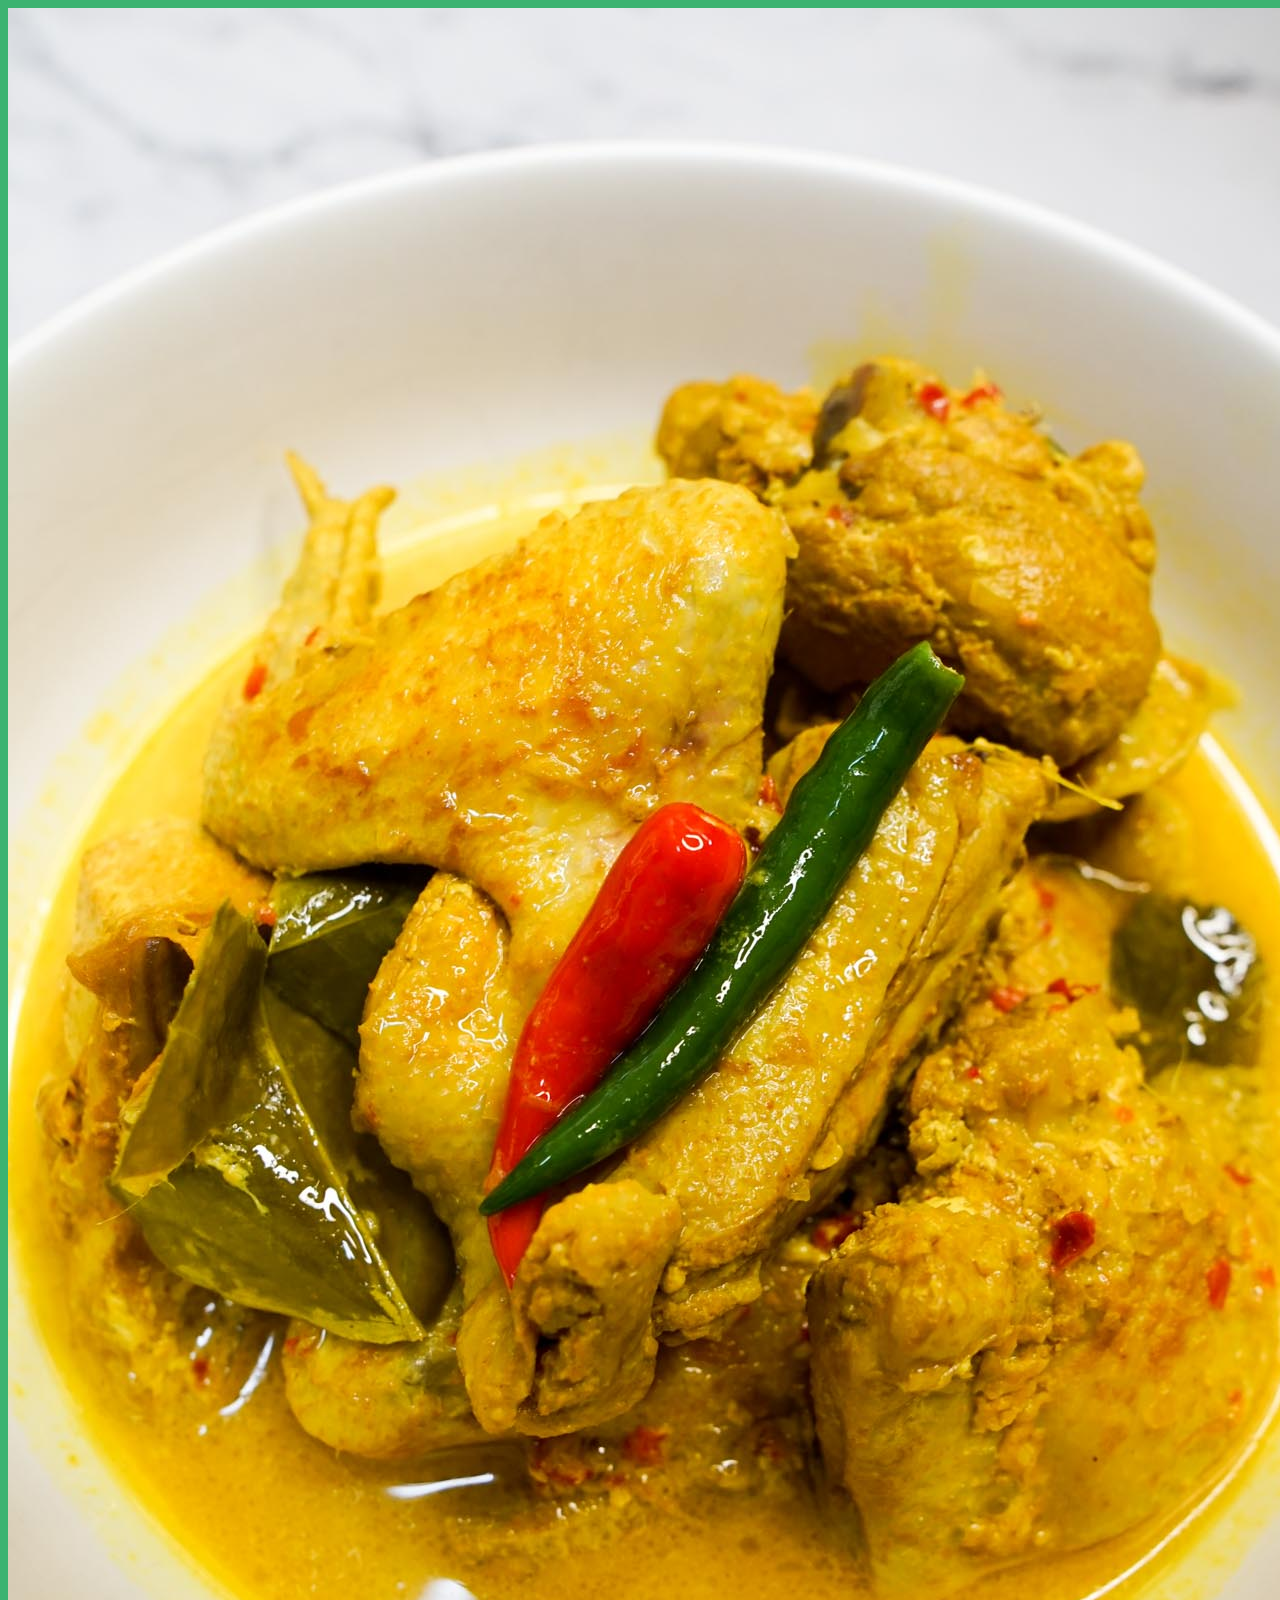
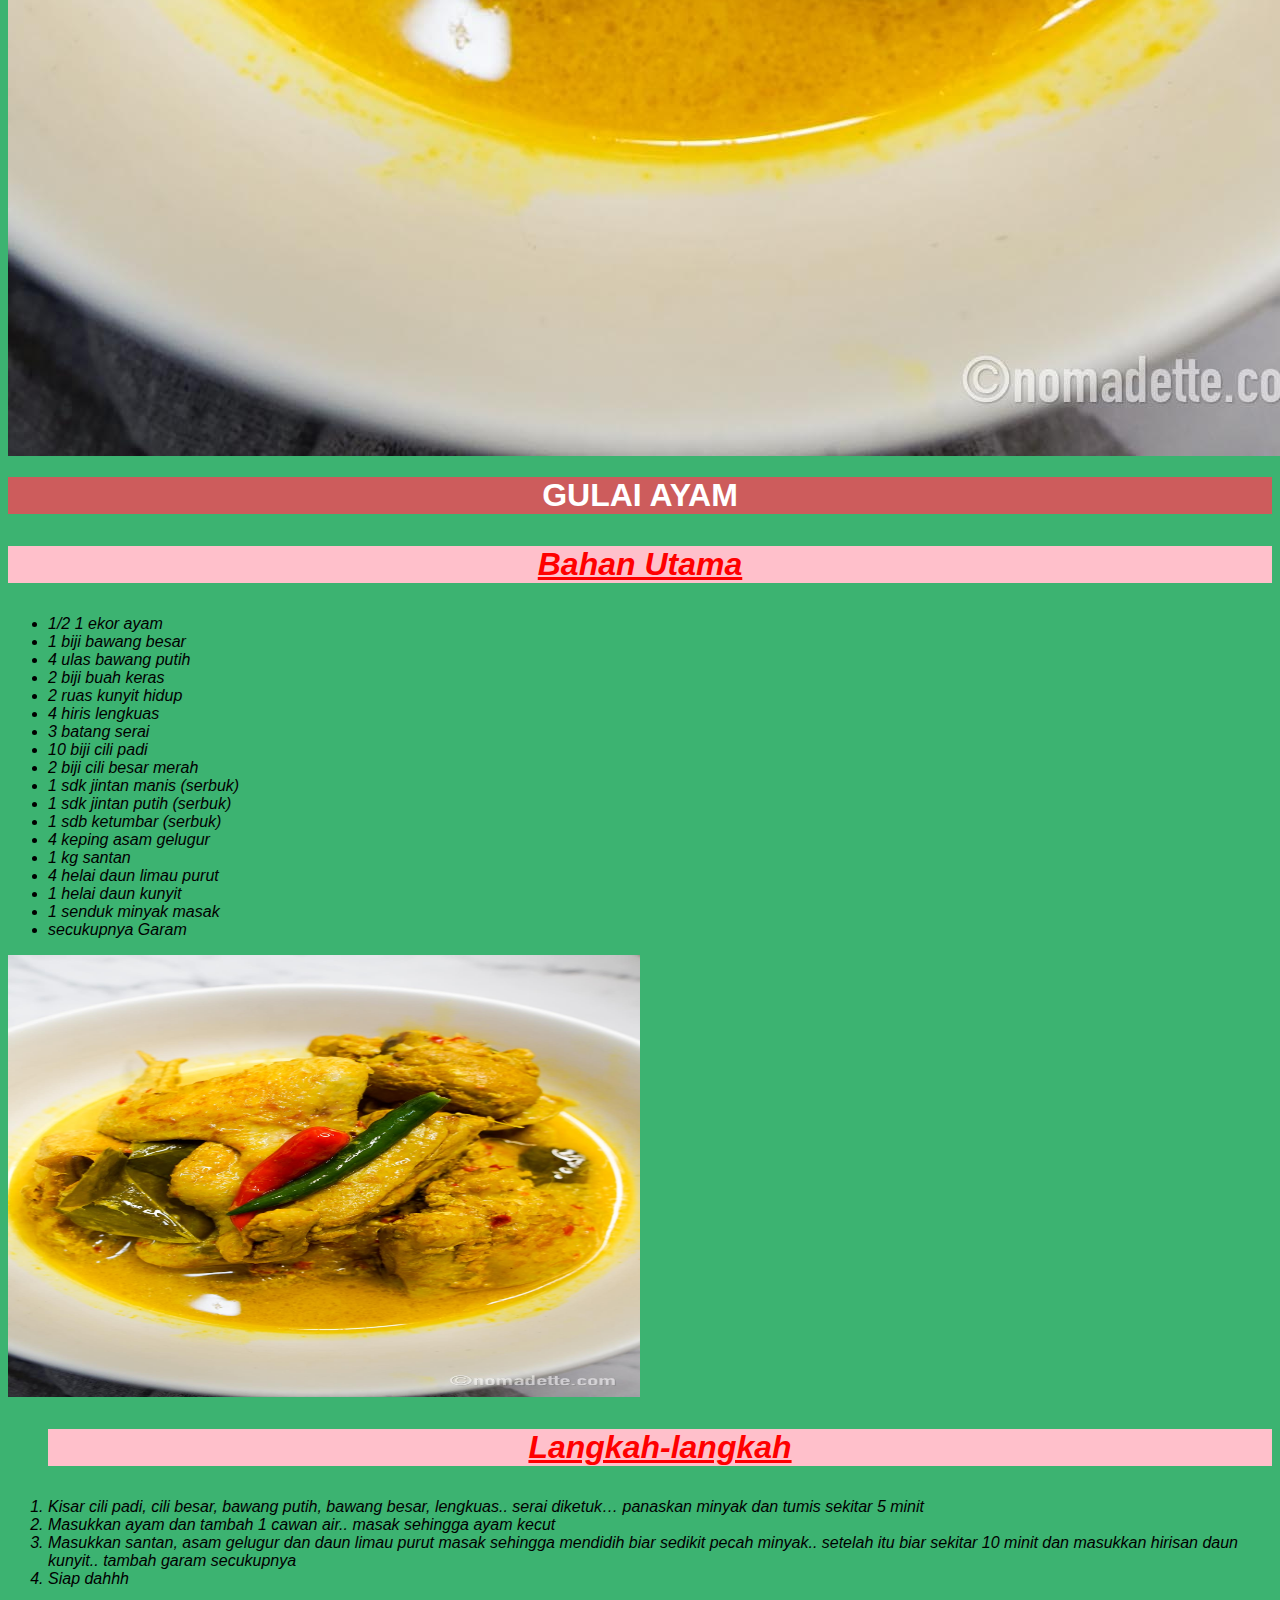
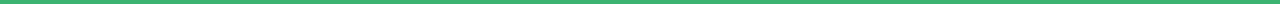
<file: index.html>
<html>
<head>
<title>Gulai Ayam Ala Minang</title>
<link rel="stylesheet" href="style.css">

</head>

<style>
body {
  background-color: MediumSeaGreen;
}
</style>

<body>

<!-- this is the picturespace-->
<img src="AyamCiliPadi.jpg">

<h1 style="color:WHITE;background-color:#CD5C5C"> GULAI AYAM </h1>

<h2 style="background-color:#FFE6C1">

<h1><p><b><i><u> Bahan Utama</u><i/></b></p></h1>

<ul>
<li>1/2 1 ekor ayam</li>
<li>1 biji bawang besar</li>
<li>4 ulas bawang putih</li>
<li>2 biji buah keras</li>
<li>2 ruas kunyit hidup</li>
<li>4 hiris lengkuas</li>
<li>3 batang serai</li>
<li>10 biji cili padi</li>
<li>2 biji cili besar merah</li>
<li>1 sdk jintan manis (serbuk)</li>
<li>1 sdk jintan putih (serbuk)</li>
<li>1 sdb ketumbar (serbuk)</li>
<li>4 keping asam gelugur</li>
<li>1 kg santan</li>
<li>4 helai daun limau purut</li>
<li>1 helai daun kunyit</li>
<li>1 senduk minyak masak</li>
<li>secukupnya Garam</li>
</ul>
</li>

<img src="AyamCiliPadi.jpg" alt="Gulai Ayam Ala Minang" width="50%" height="50%">


<ol>
<h1><p><b><i><u>Langkah-langkah</u><i/></b></p></h1>

<li>Kisar cili padi, cili besar, bawang putih, bawang besar, lengkuas.. serai diketuk… panaskan minyak dan tumis sekitar 5 minit</li>

<li>Masukkan ayam dan tambah 1 cawan air.. masak sehingga ayam kecut</li>

<li>Masukkan santan, asam gelugur dan daun limau purut masak sehingga mendidih biar sedikit pecah minyak.. setelah itu biar sekitar 10 minit dan masukkan hirisan daun kunyit.. tambah garam secukupnya</li>

<li>Siap dahhh</li>

</ol>
</li>




</body>

</html>
</file>
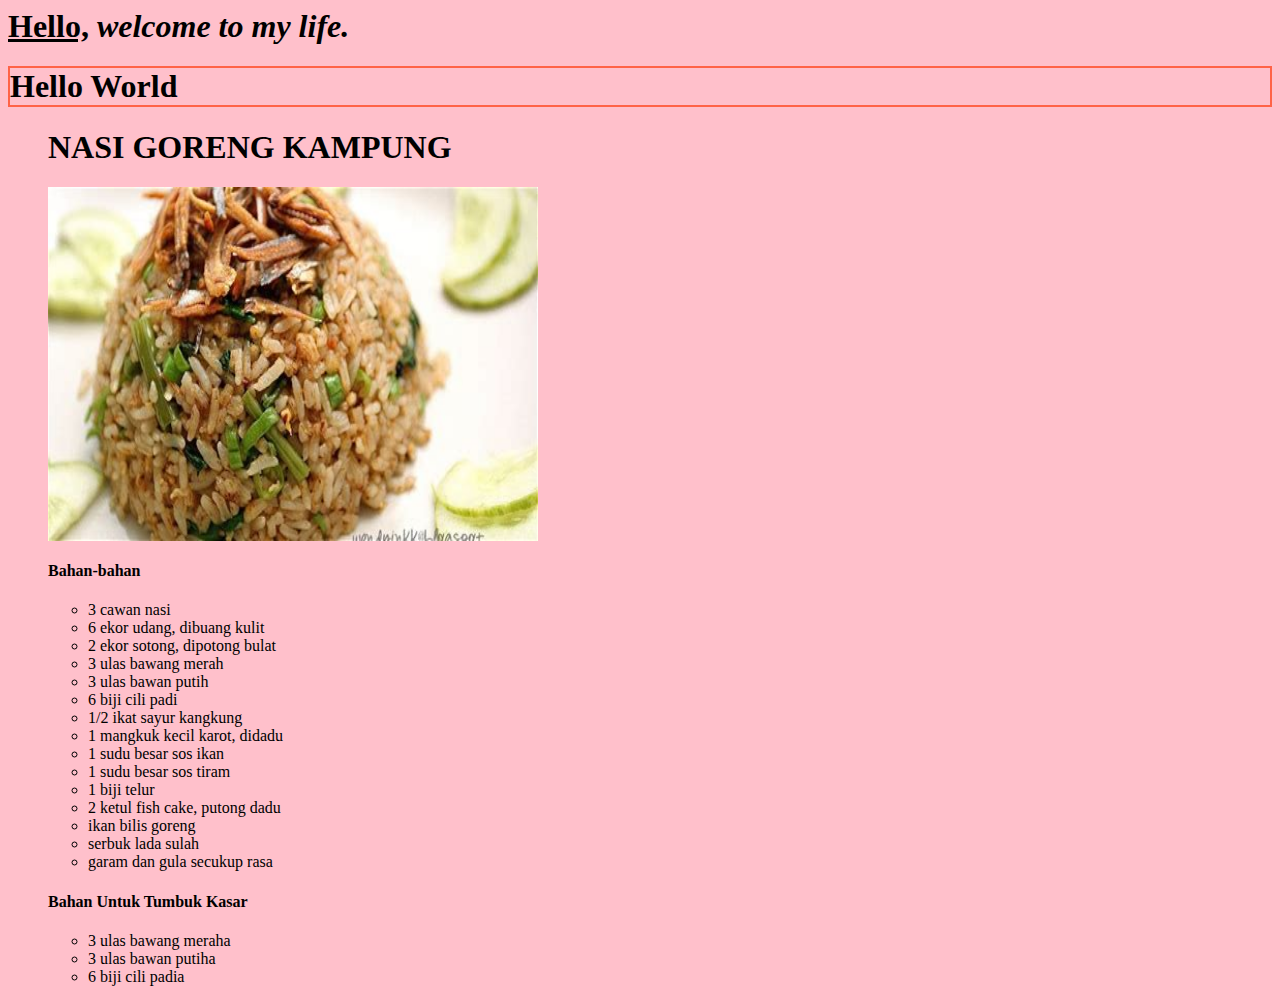
<file: index (2).html>
<html>
<head>


</head>

<style>
body {
  background-color: pink;
}
</style>

<body>
<h1><u>Hello,</u> <i>welcome to my life. </i></h1>
<h1 style="border:2px solid Tomato;">Hello World</h1>
<ul>
<h1>
   NASI GORENG KAMPUNG </h1>
<img src="nasi goreng kampung.jpg"width="40%" height="40%">

<h4>Bahan-bahan</h4>
<ul>
<li>3 cawan nasi</li>
<li>6 ekor udang, dibuang kulit</li>
<li>2 ekor sotong, dipotong bulat</li>
<li>3 ulas bawang merah</li>
<li>3 ulas bawan putih</li>
<li>6 biji cili padi</li>
<li>1/2 ikat sayur kangkung</li>
<li>1 mangkuk kecil karot, didadu</li>
<li>1 sudu besar sos ikan</li>
<li>1 sudu besar sos tiram</li>
<li>1 biji telur</li>
<li>2 ketul fish cake, putong dadu</li>
<li>ikan bilis goreng</li>
<li>serbuk lada sulah</li>
<li>garam dan gula secukup rasa</li>
</ul>
</li>

<h4>Bahan Untuk Tumbuk Kasar</h4>
<ul>
<li>3 ulas bawang meraha</li>
<li>3 ulas bawan putiha</li>
<li>6 biji cili padia</li>
</li>



</body>

</html>
</file>
<file: style.css>
h1{
	
background-color:pink;
color:red;
text-align:center;}


body {
	  font-family:arial;
      background-color:#FFFAF0;}
	  
ul (background-color: yellow;
    border: solid 5px;
	border-color:blue;
	border-top-style: dotted;
	border-bottom-style; dashed;
	padding-top: 5px}
</file>
